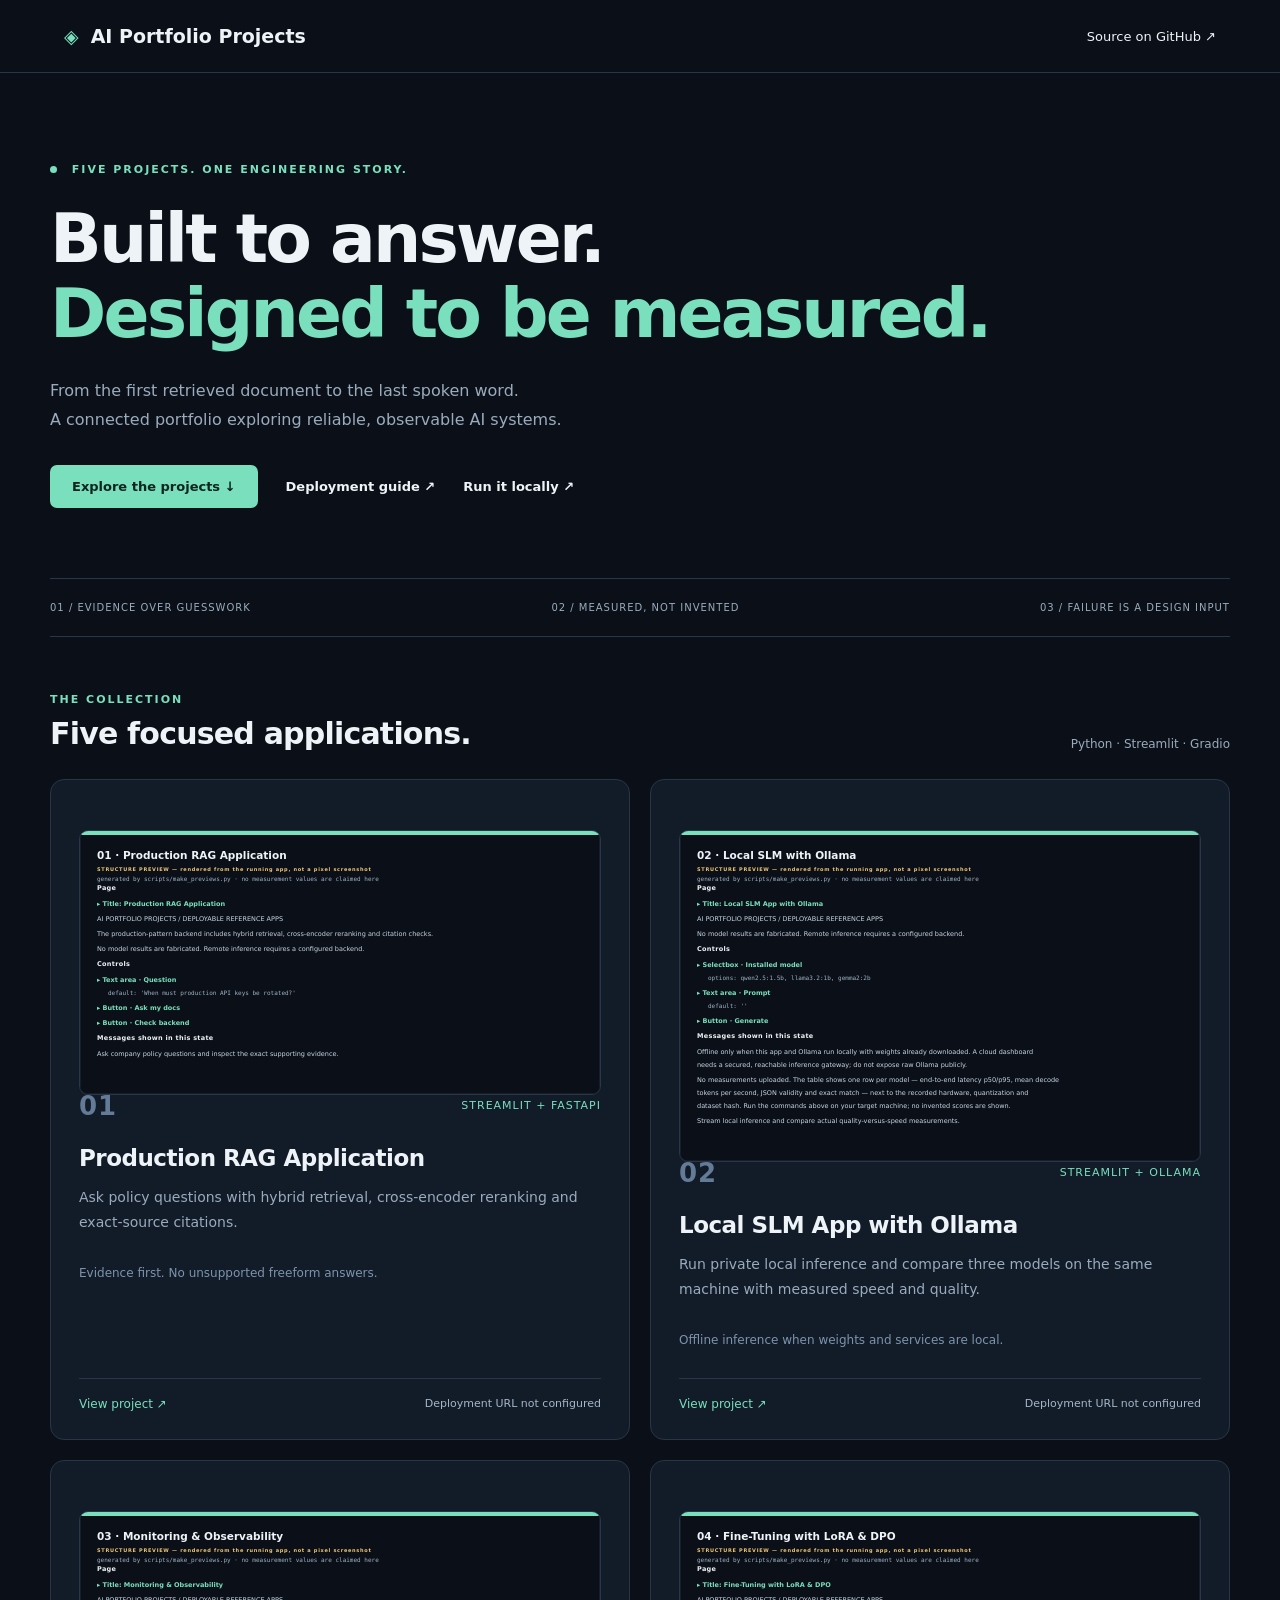
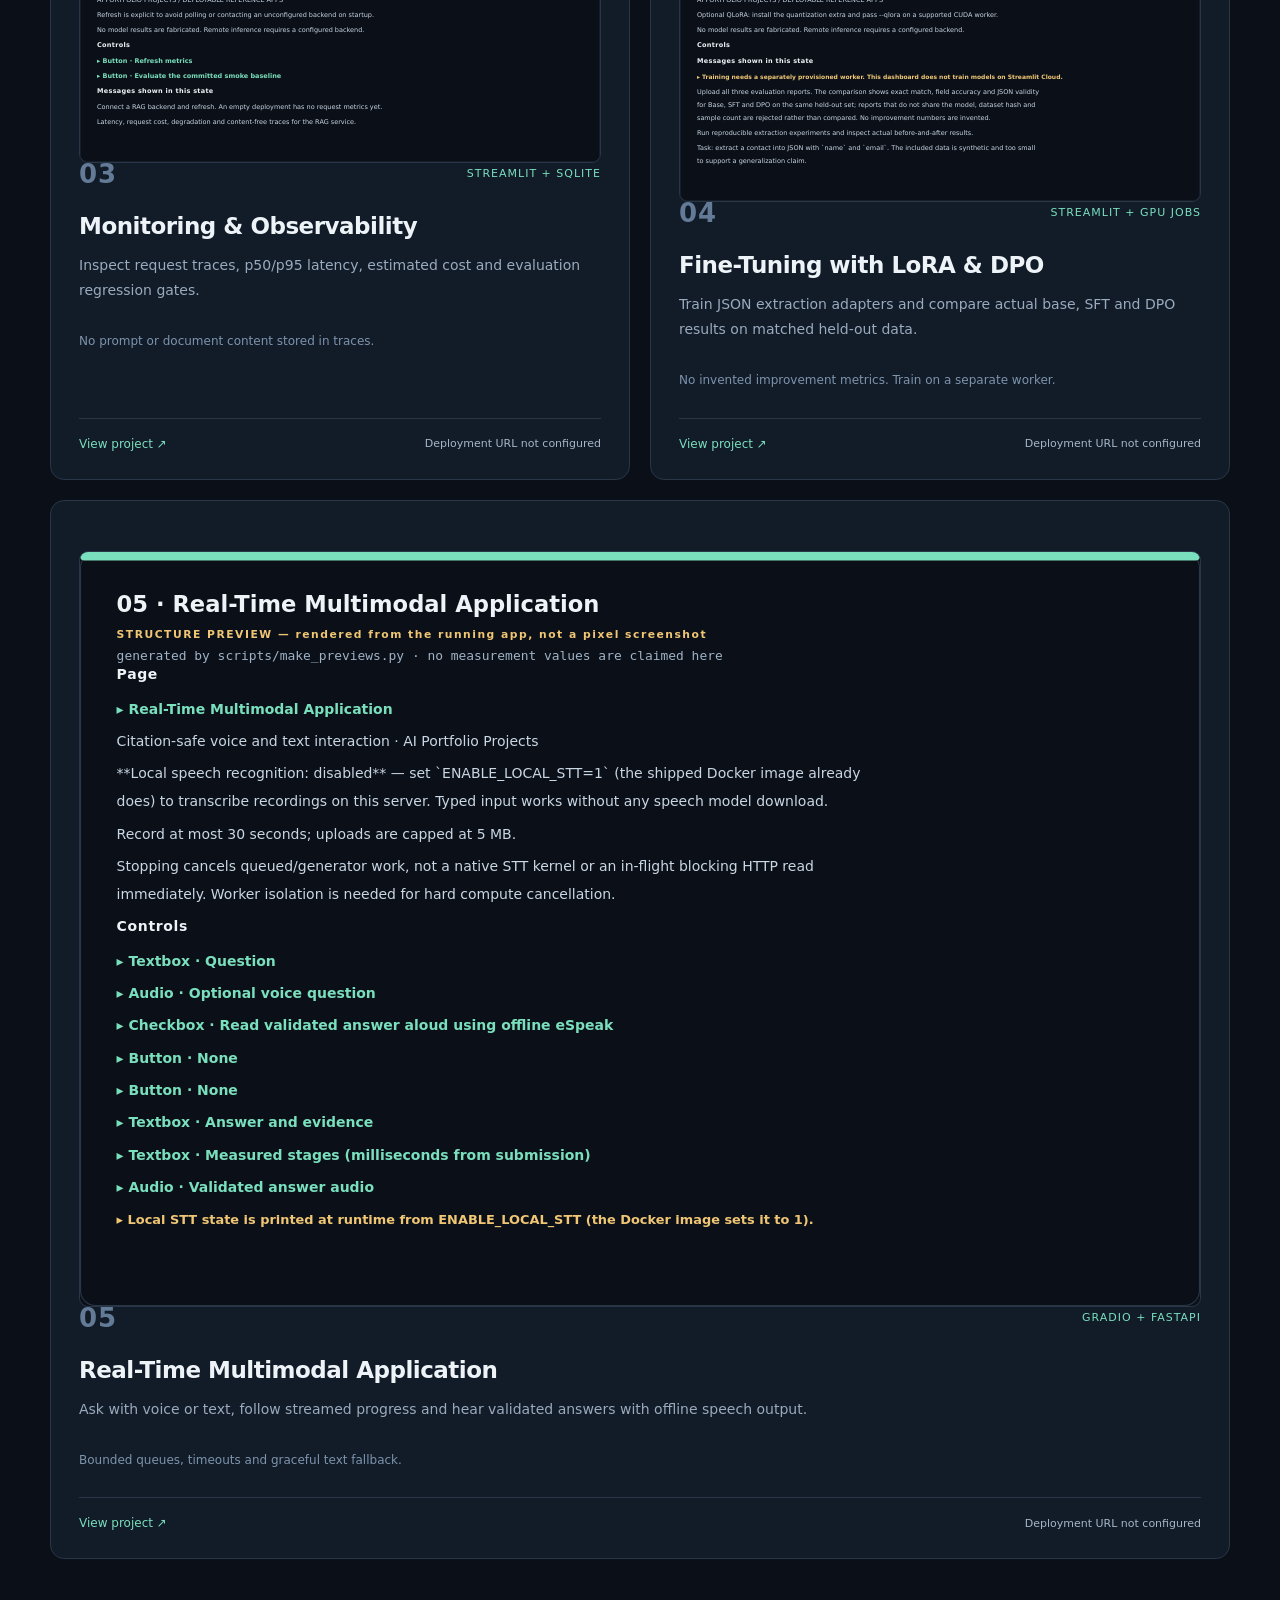
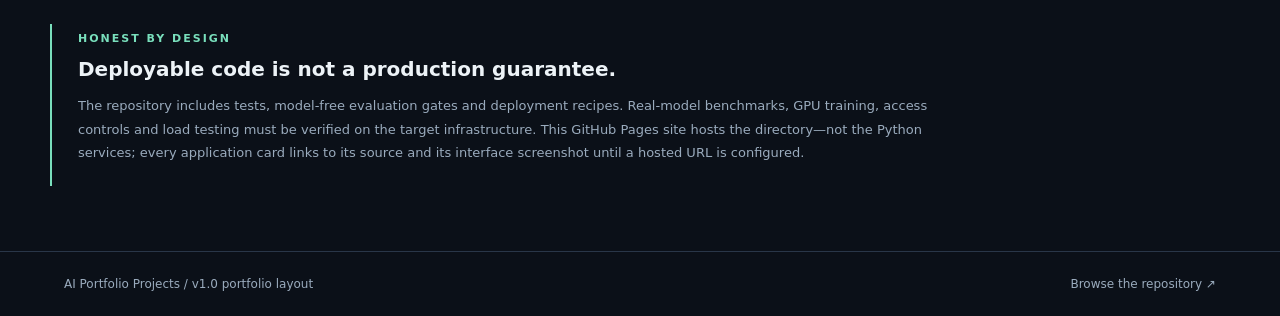
<file: site/index.html>
<!doctype html>
<html lang="en"><head><meta charset="utf-8"><meta name="viewport" content="width=device-width,initial-scale=1"><meta name="description" content="Five connected AI engineering projects: retrieval, local inference, observability, fine-tuning and real-time voice."><title>AI Portfolio Projects</title><link rel="stylesheet" href="style.css"></head>
<body><header><a class="brand" href="./">◈ <span>AI Portfolio Projects</span></a><a href="https://github.com/Devendra-Pudi/demoproject">Source on GitHub ↗</a></header>
<main><section class="hero"><div class="eyebrow"><span></span> FIVE PROJECTS. ONE ENGINEERING STORY.</div><h1>Built to answer.<br><em>Designed to be measured.</em></h1><p>From the first retrieved document to the last spoken word.<br>A connected portfolio exploring reliable, observable AI systems.</p><div class="hero-links"><a class="button" href="#projects">Explore the projects ↓</a><a href="https://github.com/Devendra-Pudi/demoproject/blob/main/DEPLOYMENT.md">Deployment guide ↗</a><a href="https://github.com/Devendra-Pudi/demoproject#readme">Run it locally ↗</a></div></section>
<section class="strip" aria-label="Engineering principles"><span>01 / EVIDENCE OVER GUESSWORK</span><span>02 / MEASURED, NOT INVENTED</span><span>03 / FAILURE IS A DESIGN INPUT</span></section>
<section id="projects"><div class="section-title"><div><div class="eyebrow">THE COLLECTION</div><h2>Five focused applications.</h2></div><span class="muted">Python · Streamlit · Gradio</span></div><div id="cards" class="cards" aria-live="polite"><p>Loading project directory…</p></div><noscript>Enable JavaScript to load the project directory, or browse the source repository linked above.</noscript></section>
<aside class="notice"><div class="eyebrow">HONEST BY DESIGN</div><h3>Deployable code is not a production guarantee.</h3><p>The repository includes tests, model-free evaluation gates and deployment recipes. Real-model benchmarks, GPU training, access controls and load testing must be verified on the target infrastructure. This GitHub Pages site hosts the directory—not the Python services; every application card links to its source and its interface screenshot until a hosted URL is configured.</p></aside>
</main><footer><span>AI Portfolio Projects / v1.0 portfolio layout</span><a href="https://github.com/Devendra-Pudi/demoproject">Browse the repository ↗</a></footer><script src="app.js"></script></body></html>
</file>
<file: site/style.css>
:root{color-scheme:dark;--bg:#0b1018;--panel:#121b28;--text:#edf3f7;--muted:#9aabbd;--line:#293648;--mint:#79dfbc;font-family:Inter,ui-sans-serif,system-ui,-apple-system,sans-serif}*{box-sizing:border-box}html{scroll-behavior:smooth;scroll-padding-top:30px}body{margin:0;background:var(--bg);color:var(--text)}a{color:inherit;text-decoration:none}a:hover{color:var(--mint)}a:focus-visible{outline:2px solid var(--mint);outline-offset:6px}header,footer{padding:25px max(5vw,20px);display:flex;justify-content:space-between;align-items:center;border-bottom:1px solid var(--line);gap:20px;font-size:13px}.brand{font-size:19px;font-weight:700;color:var(--mint);display:flex;gap:12px}.brand span{color:var(--text)}main{max-width:1250px;margin:auto;padding:0 35px}.hero{padding:90px 0 70px;position:relative}.eyebrow{font-size:11px;font-weight:700;letter-spacing:2px;color:var(--mint)}.eyebrow span{display:inline-block;width:7px;height:7px;background:var(--mint);border-radius:50%;margin-right:9px}h1{font-size:clamp(38px,5.3vw,68px);letter-spacing:-2.8px;line-height:1.1;margin:26px 0}h1 em{font-style:normal;color:var(--mint)}p{color:var(--muted);line-height:1.8;font-size:16px}.hero-links{display:flex;align-items:center;gap:28px;margin-top:30px;font-size:13px;font-weight:600}.button{padding:14px 22px;background:var(--mint);color:#0d2620;border-radius:7px}.button:hover{background:#a4f1d6;color:#0d2620}.strip{border-top:1px solid var(--line);border-bottom:1px solid var(--line);padding:23px 0;display:flex;justify-content:space-between;gap:20px;font-size:10px;letter-spacing:1px;color:var(--muted)}.section-title{display:flex;justify-content:space-between;align-items:end;margin:56px 0 28px;gap:20px}h2{font-size:30px;letter-spacing:-.8px;margin:10px 0 0}.muted{color:var(--muted);font-size:12px}.cards{display:grid;grid-template-columns:repeat(2,1fr);gap:20px}.card{padding:28px;border:1px solid var(--line);background:var(--panel);border-radius:14px;display:flex;flex-direction:column}.card:last-child{grid-column:span 2}.card-top{display:flex;justify-content:space-between;align-items:center;color:var(--mint);font-size:11px;letter-spacing:1px}.number{font-size:26px;font-weight:600;color:#637b96}.card-shot{width:100%;height:auto;margin:22px 0 -4px;border:1px solid var(--line);border-radius:9px;background:#0b1018;display:block}.card-shot[alt]{object-fit:cover}.card h3{font-size:23px;letter-spacing:-.5px;margin:24px 0 0}.card p{font-size:14px;margin:14px 0}.card .detail{font-size:12px;color:#7d94ad;margin-bottom:26px}.card-actions{display:flex;align-items:center;gap:20px;font-size:12px;margin-top:auto;border-top:1px solid var(--line);padding-top:18px}.card-actions a{color:var(--mint)}.status{font-size:11px;color:#a6b6c6;margin-left:auto}.notice{border-left:2px solid var(--mint);padding:8px 26px;margin:65px 0}.notice h3{font-size:20px;margin:12px 0}.notice p{font-size:13px;max-width:900px}footer{border-top:1px solid var(--line);border-bottom:0;color:var(--muted);font-size:12px}@media(max-width:700px){main{padding:0 20px}.hero{padding:55px 0}.cards{grid-template-columns:1fr}.card:last-child{grid-column:auto}.strip{flex-direction:column;gap:12px}.section-title{align-items:start;flex-direction:column}.hero-links{gap:18px;flex-wrap:wrap}header,footer{align-items:start;flex-direction:column}.card-actions{flex-wrap:wrap}.status{margin-left:0}h1{letter-spacing:-1.6px}}@media(prefers-reduced-motion:reduce){html{scroll-behavior:auto}}
</file>
